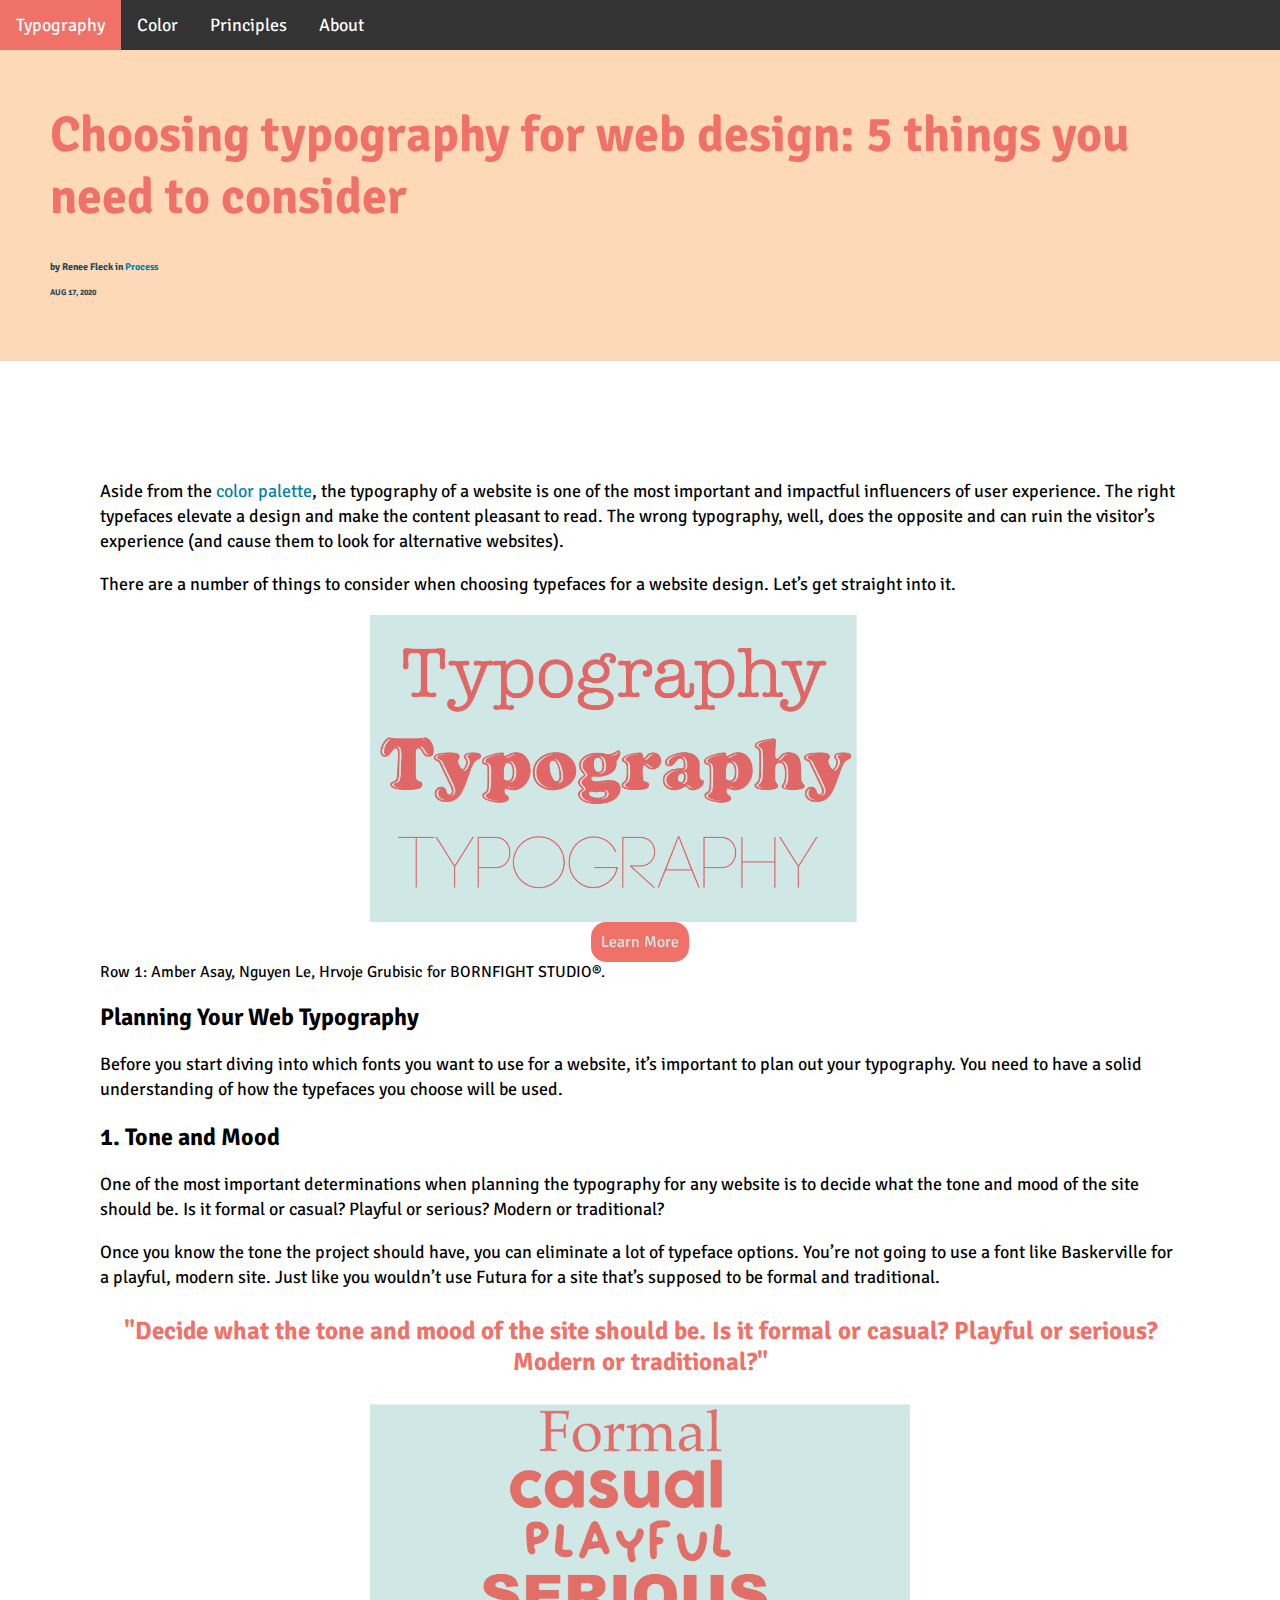
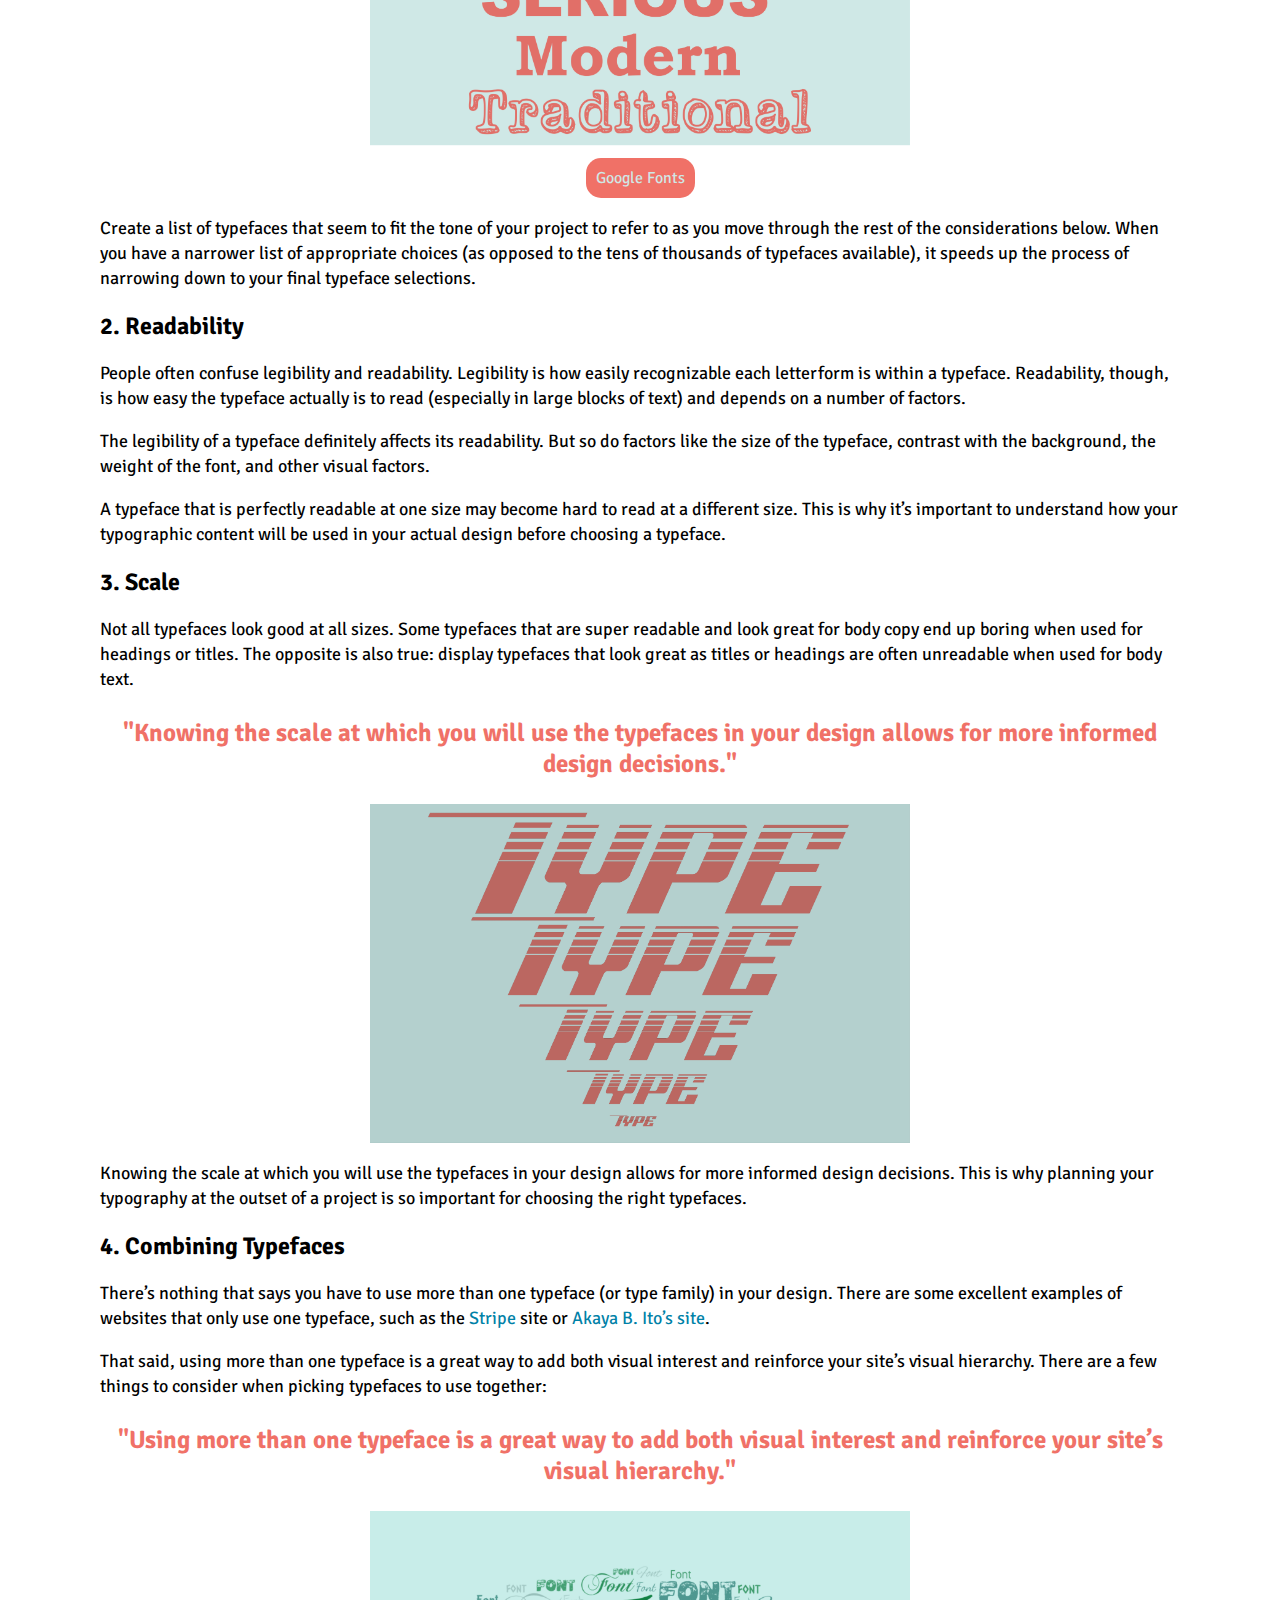
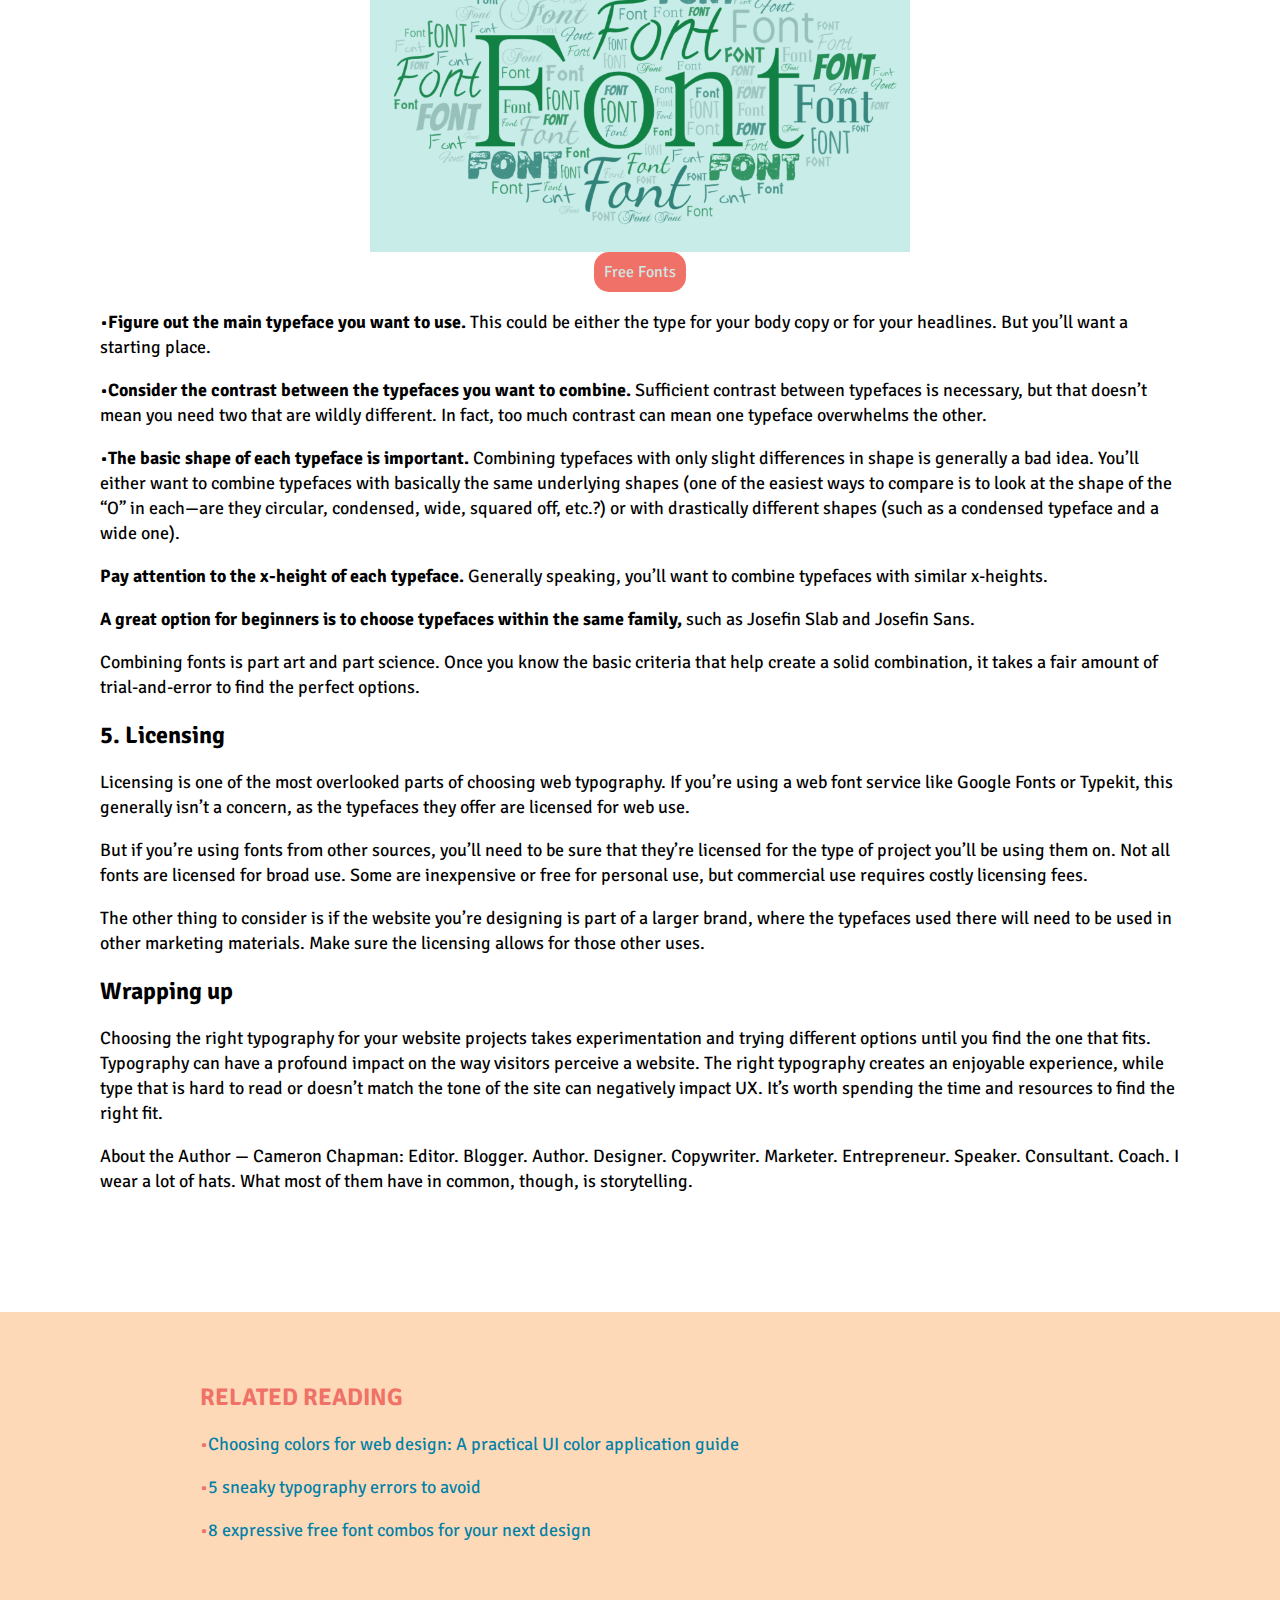
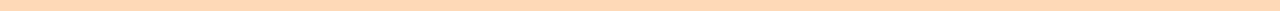
<file: index.html>
<!doctype html>
<html>
<head>

	<link rel="preconnect" href="https://fonts.googleapis.com">
<link rel="preconnect" href="https://fonts.gstatic.com" crossorigin>
<link href="https://fonts.googleapis.com/css2?family=Signika+Negative:wght@300&display=swap" rel="stylesheet">
<meta charset="UTF-8">
<title>Typography</title>
	


	<link rel="preconnect" href="https://fonts.googleapis.com">



	<link rel="preconnect" href="https://fonts.googleapis.com">
<link rel="preconnect" href="https://fonts.gstatic.com" crossorigin>
font-family: 'Signika Negative', sans-serif;
<link href="style.css" rel="stylesheet" type="text/css">

</head>

<body>
	<ul class="nav">
  <li><a class="active" href="#home">Typography</a></li>
  <li><a href="color.html">Color</a></li>
  <li><a href="principle.html">Principles</a></li>
  <li><a href="about.html">About</a></li>
</ul>
	<header>
		
<h1>Choosing typography for web design: 5 things you need to consider</h1>

	<h4>by Renee Fleck in <a href="https://dribbble.com/stories/categories/process" target="_blank">Process</a></h4>
<h5>AUG 17, 2020</h5>
		
    </header>
		<section>

	<p>Aside from the <a href="https://dribbble.com/stories/2018/12/19/choosing-colors-for-web-design-a-practical-ui-color-application-guide" target="_blank">color palette</a>, the typography of a website is one of the most important and impactful influencers of user experience. The right typefaces elevate a design and make the content pleasant to read. The wrong typography, well, does the opposite and can ruin the visitor’s experience (and cause them to look for alternative websites).</p>
			
<p>There are a number of things to consider when choosing typefaces for a website design. Let’s get straight into it.</p>
	<img src="images/typography.png" alt="" width="300" class="center"/>

<div class="button center">
<a href="https://www.linkedin.com/in/alissa-madalinski-7b73a3274/">Learn More</a></div>
	

			
<caption>Row 1: Amber Asay, Nguyen Le, Hrvoje Grubisic for BORNFIGHT STUDIO®.</caption>
		

<h2>Planning Your Web Typography</h2>
	<p>Before you start diving into which fonts you want to use for a website, it’s important to plan out your typography. You need to have a solid understanding of how the typefaces you choose will be used.</p>
    <h2>1. Tone and Mood</h2>
<p>One of the most important determinations when planning the typography for any website is to decide what the tone and mood of the site should be. Is it formal or casual? Playful or serious? Modern or traditional?</p>
<p>Once you know the tone the project should have, you can eliminate a lot of typeface options. You’re not going to use a font like Baskerville for a playful, modern site. Just like you wouldn’t use Futura for a site that’s supposed to be formal and traditional.</p>
<h3>"Decide what the tone and mood of the site should be. Is it formal or casual? Playful or serious? Modern or traditional?"</h3>
<img src="images/Untitled-2 (1).png" alt="" width="300" class="center"/>
<div class="button center">
<a href="https://fonts.google.com/">Google Fonts</a></div>
			
<p>Create a list of typefaces that seem to fit the tone of your project to refer to as you move through the rest of the considerations below. When you have a narrower list of appropriate choices (as opposed to the tens of thousands of typefaces available), it speeds up the process of narrowing down to your final typeface selections.</p>
	<h2>2. <strong>Readability</strong></h2>
<p>People often confuse legibility and readability. Legibility is how easily recognizable each letterform is within a typeface. Readability, though, is how easy the typeface actually is to read (especially in large blocks of text) and depends on a number of factors.</p>
<p>The legibility of a typeface definitely affects its readability. But so do factors like the size of the typeface, contrast with the background, the weight of the font, and other visual factors.</p>
	<p>A typeface that is perfectly readable at one size may become hard to read at a different size. This is why it’s important to understand how your typographic content will be used in your actual design before choosing a typeface.</p>
	<h2>3. Scale</h2>
<p>Not all typefaces look good at all sizes. Some typefaces that are super readable and look great for body copy end up boring when used for headings or titles. The opposite is also true: display typefaces that look great as titles or headings are often unreadable when used for body text.</p>
	<h3>"Knowing the scale at which you will use the typefaces in your design allows for more informed design decisions."</h3>
		<img src="images/Untitled-1.png" alt="" width="300" class="center"/>
<p>Knowing the scale at which you will use the typefaces in your design allows for more informed design decisions. This is why planning your typography at the outset of a project is so important for choosing the right typefaces.</p>
	<h2>4. Combining Typefaces</h2>
	<p style="clear left">There’s nothing that says you have to use more than one typeface (or type family) in your design. There are some excellent examples of websites that only use one typeface, such as the <a href="https://stripe.com/">Stripe</a> site or <a href="https://ayakaito.com/">Akaya B. Ito’s site</a>.</p>
	<p>That said, using more than one typeface is a great way to add both visual interest and reinforce your site’s visual hierarchy. There are a few things to consider when picking typefaces to use together:</p>
	<h3>"Using more than one typeface is a great way to add both visual interest and reinforce your site’s visual hierarchy."</h3>
			<img src="images/Screenshot 2023-10-18 at 2.56.36 PM.png" alt="" width="300" class="center"/>
			
<div class="button center">
<a href="https://www.dafont.com/">Free Fonts</a></div>
			
<p>•<strong>Figure out the main typeface you want to use.</strong> This could be either the type for your body copy or for your headlines. But you’ll want a starting place.</p>
	<p>•<strong>Consider the contrast between the typefaces you want to combine.</strong> Sufficient contrast between typefaces is necessary, but that doesn’t mean you need two that are wildly different. In fact, too much contrast can mean one typeface overwhelms the other.</p>
	<p>•<strong>The basic shape of each typeface is important.</strong> Combining typefaces with only slight differences in shape is generally a bad idea. You’ll either want to combine typefaces with basically the same underlying shapes (one of the easiest ways to compare is to look at the shape of the “O” in each—are they circular, condensed, wide, squared off, etc.?) or with drastically different shapes (such as a condensed typeface and a wide one).</p>
	<p><strong>Pay attention to the x-height of each typeface.</strong> Generally speaking, you’ll want to combine typefaces with similar x-heights.</p>
	<p><strong>A great option for beginners is to choose typefaces within the same family,</strong> such as Josefin Slab and Josefin Sans.</p>
	<p>Combining fonts is part art and part science. Once you know the basic criteria that help create a solid combination, it takes a fair amount of trial-and-error to find the perfect options.</p>
	<h2>5. Licensing</h2>
<p>Licensing is one of the most overlooked parts of choosing web typography. If you’re using a web font service like Google Fonts or Typekit, this generally isn’t a concern, as the typefaces they offer are licensed for web use.</p>
<p>But if you’re using fonts from other sources, you’ll need to be sure that they’re licensed for the type of project you’ll be using them on. Not all fonts are licensed for broad use. Some are inexpensive or free for personal use, but commercial use requires costly licensing fees.</p>
	<p>The other thing to consider is if the website you’re designing is part of a larger brand, where the typefaces used there will need to be used in other marketing materials. Make sure the licensing allows for those other uses.</p>
	<h2>Wrapping up</h2>
	<p>Choosing the right typography for your website projects takes experimentation and trying different options until you find the one that fits. Typography can have a profound impact on the way visitors perceive a website. The right typography creates an enjoyable experience, while type that is hard to read or doesn’t match the tone of the site can negatively impact UX. It’s worth spending the time and resources to find the right fit.</p>
	
	<p>About the Author — Cameron Chapman: Editor. Blogger. Author. Designer. Copywriter. Marketer. Entrepreneur. Speaker. Consultant. Coach. I wear a lot of hats. What most of them have in common, though, is storytelling.<em><strong></strong></em></p>
			
		</section>
		<footer>
<h2>RELATED READING</h2>
<p>•<a href="https://dribbble.com/stories/2018/12/19/choosing-colors-for-web-design-a-practical-ui-color-application-guide">Choosing colors for web design: A practical UI color application guide</a>&nbsp;</p>
<p>•<a href="https://dribbble.com/stories/2019/08/14/5-sneaky-typography-errors-to-avoid">5 sneaky typography errors to avoid</a>&nbsp;</p>
	<p>•<a href="https://dribbble.com/stories/2020/06/10/free-font-combinations">8 expressive free font combos for your next design</a></p>
		
		</footer>
</body>
</html>
</file>
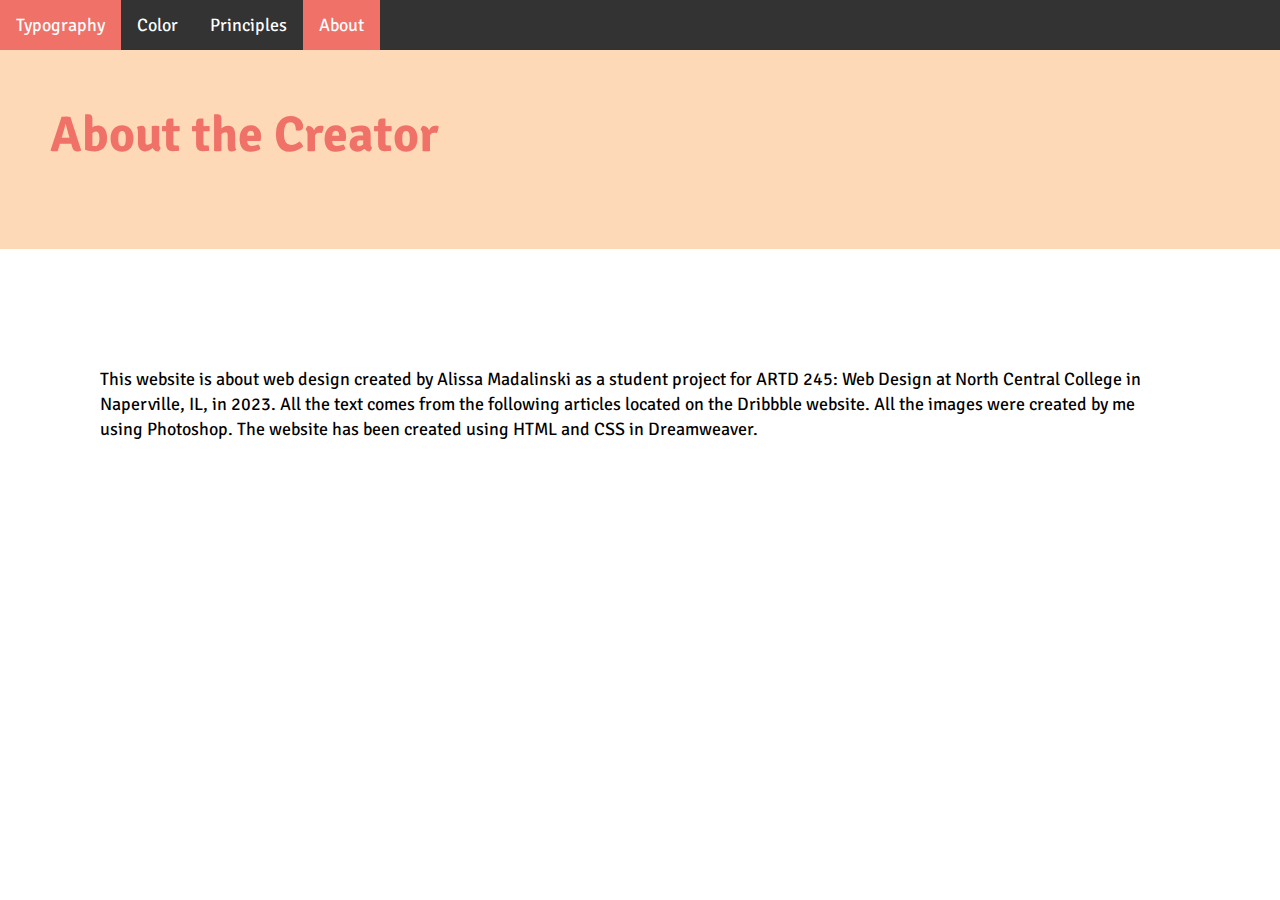
<file: about.html>
<!doctype html>
<html>
<head>

	<link rel="preconnect" href="https://fonts.googleapis.com">
<link rel="preconnect" href="https://fonts.gstatic.com" crossorigin>
<link href="https://fonts.googleapis.com/css2?family=Signika+Negative:wght@300&display=swap" rel="stylesheet">
<meta charset="UTF-8">
<title>Typography</title>
	


	<link rel="preconnect" href="https://fonts.googleapis.com">



	<link rel="preconnect" href="https://fonts.googleapis.com">
<link rel="preconnect" href="https://fonts.gstatic.com" crossorigin>
font-family: 'Signika Negative', sans-serif;
<link href="style.css" rel="stylesheet" type="text/css">
</head>

<body>
	<ul class="nav">
  <li><a href="#home">Typography</a></li>
  <li><a  href="color.html">Color</a></li>
  <li><a href="principle.html">Principles</a></li>
  <li><a class="active" href="about.html">About</a></li>
</ul>
	<header>
	

	<h1>About the Creator</h1>

	</header>
		<section>

	<p>This website is about web design created by Alissa Madalinski as a student project for ARTD 245: Web Design at North Central College in Naperville, IL, in 2023. All the text comes from the following articles located on the Dribbble website. All the images were created by me using Photoshop. The website has been created using HTML and CSS in Dreamweaver.</p>
			


</section>
</body>
</html>
</file>
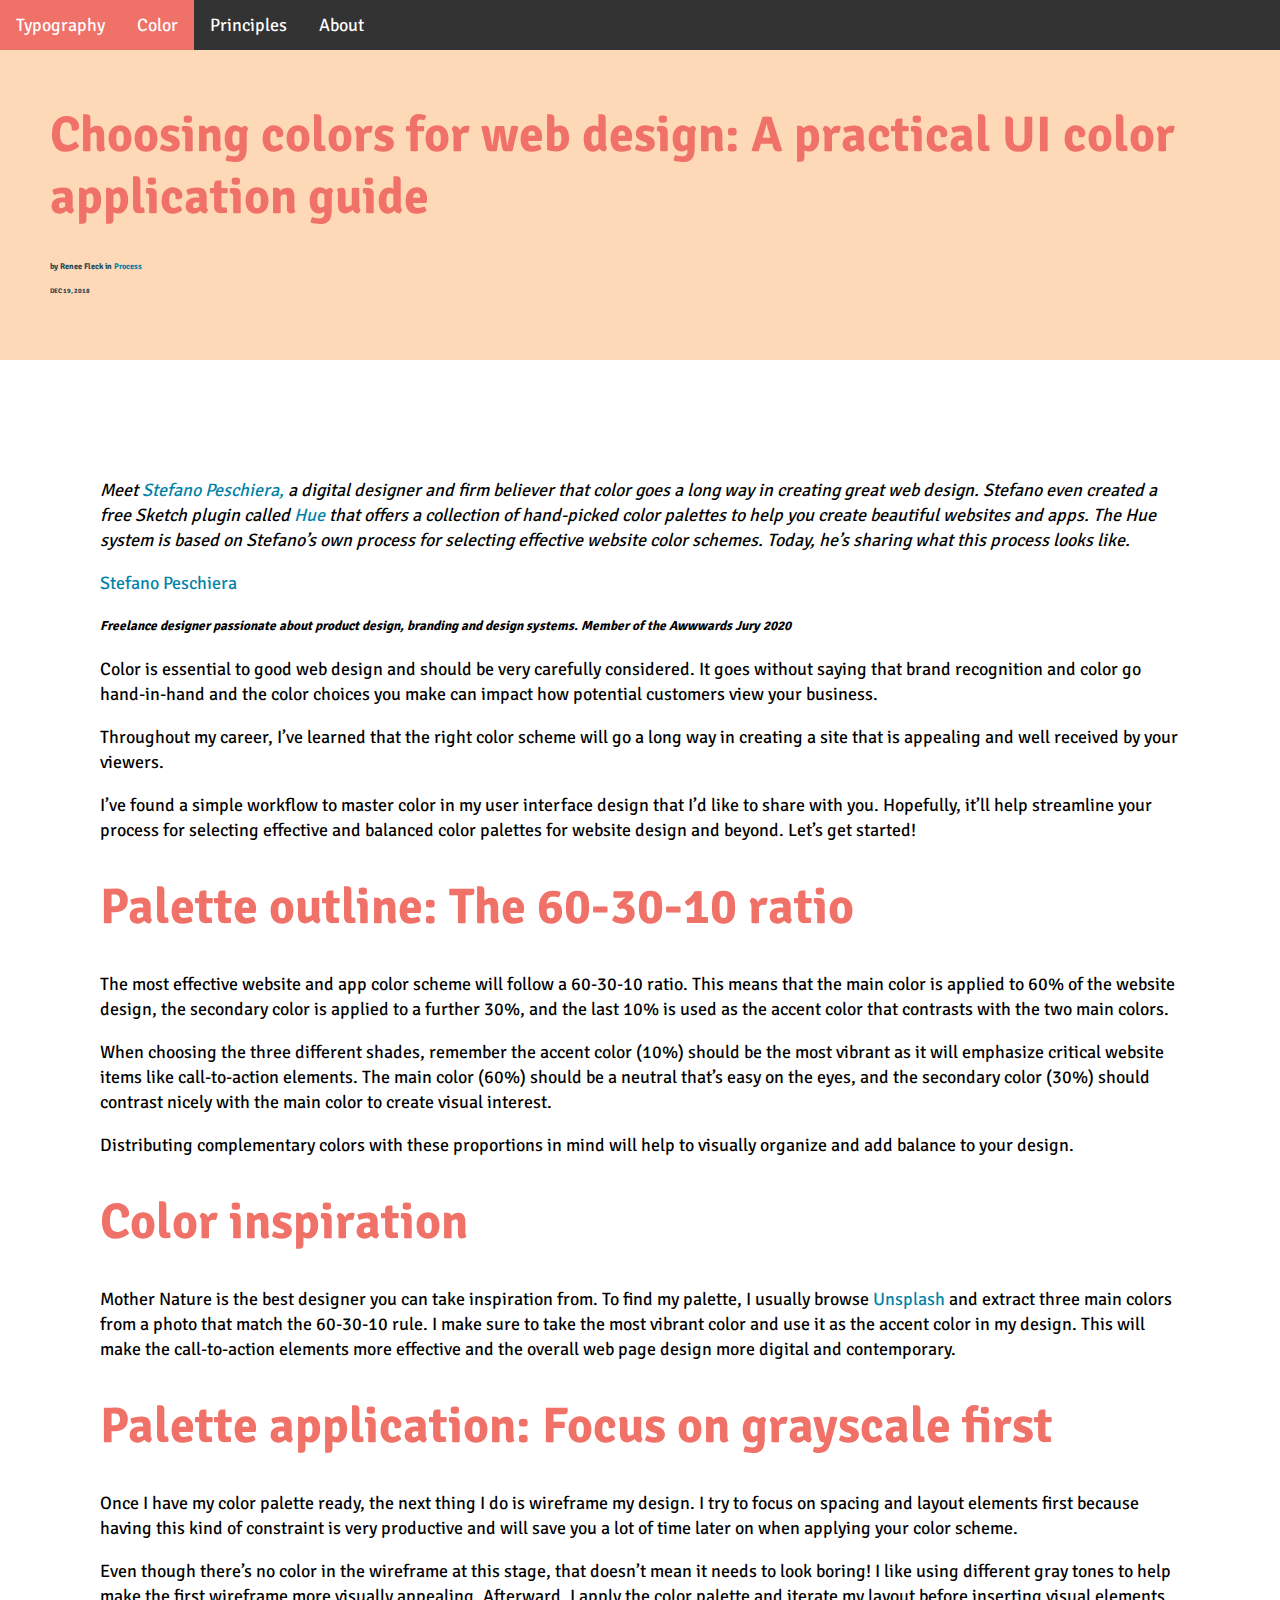
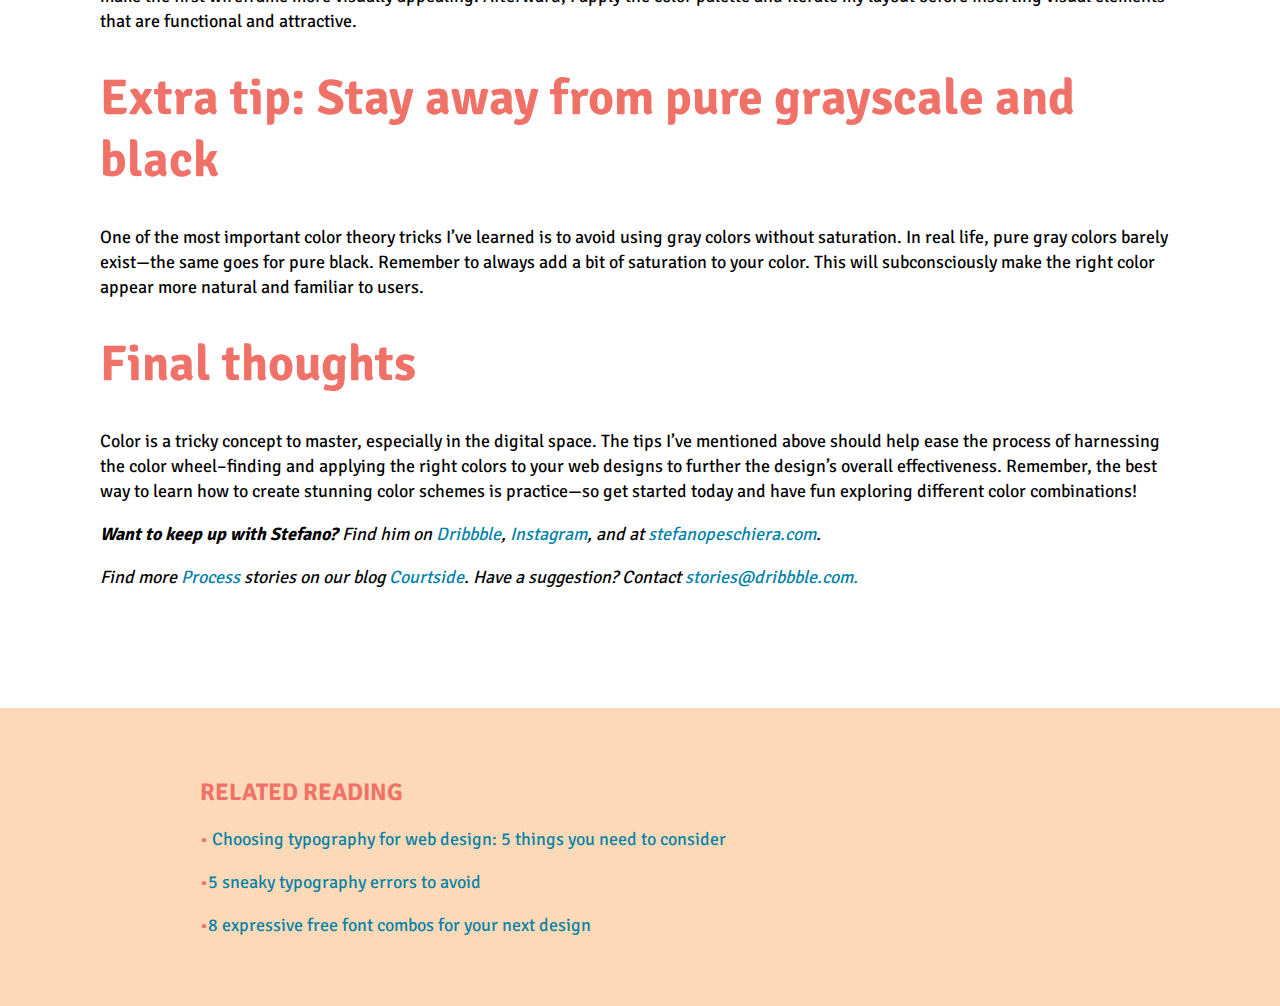
<file: color.html>
<!doctype html>
<html>
<head>

	<link rel="preconnect" href="https://fonts.googleapis.com">
<link rel="preconnect" href="https://fonts.gstatic.com" crossorigin>
<link href="https://fonts.googleapis.com/css2?family=Signika+Negative:wght@300&display=swap" rel="stylesheet">
<meta charset="UTF-8">
<title>Typography</title>
	


	<link rel="preconnect" href="https://fonts.googleapis.com">



	<link rel="preconnect" href="https://fonts.googleapis.com">
<link rel="preconnect" href="https://fonts.gstatic.com" crossorigin>
font-family: 'Signika Negative', sans-serif;
<link href="style.css" rel="stylesheet" type="text/css">
</head>

<body>
	<ul class="nav">
  <li><a href="#home">Typography</a></li>
  <li><a class="active" href="color.html">Color</a></li>
  <li><a href="principles.html">Principles</a></li>
  <li><a href="about.html">About</a></li>
</ul>
	<header>
	

	<h1>Choosing colors for web design: A practical UI color application guide&nbsp;</h1>

	<h5>by Renee Fleck in <a href="https://dribbble.com/stories/categories/process" target="_blank">Process</a></h5>
	
	<h6>DEC 19, 2018</h6>
	</header>
		<section>

	<p><em>Meet <a href="https://dribbble.com/stefanopeschiera">Stefano Peschiera,</a> a digital designer and firm believer that color goes a long way in creating great web design. Stefano even created a free Sketch plugin called <a href="https://www.stefanopeschiera.com/hue-color-palettes">Hue</a> that offers a collection of hand-picked color palettes to help you create beautiful websites and apps. The Hue system is based on Stefano’s own process for selecting effective website color schemes. Today, he’s sharing what this process looks like.</em></p>
			
<p><a href="https://dribbble.com/stefanopeschiera">Stefano Peschiera</a></p>
<h5><em>Freelance designer passionate about product design, branding and design systems. Member of the Awwwards Jury 2020</em></h5>
		
<p>Color is essential to good web design and should be very carefully considered. It goes without saying that brand recognition and color go hand-in-hand and the color choices you make can impact how potential customers view your business.</p>
<p>Throughout my career, I’ve learned that the right color scheme will go a long way in creating a site that is appealing and well received by your viewers.</p>
<p>I’ve found a simple workflow to master color in my user interface design that I’d like to share with you. Hopefully, it’ll help streamline your process for selecting effective and balanced color palettes for website design and beyond. Let’s get started!</p>
    <h1>Palette outline: The 60-30-10 ratio</h1>
<p>The most effective website and app color scheme will follow a 60-30-10 ratio. This means that the main color is applied to 60% of the website design, the secondary color is applied to a further 30%, and the last 10% is used as the accent color that contrasts with the two main colors.</p>
<p>When choosing the three different shades, remember the accent color (10%) should be the most vibrant as it will emphasize critical website items like call-to-action elements. The main color (60%) should be a neutral that’s easy on the eyes, and the secondary color (30%) should contrast nicely with the main color to create visual interest.</p>
<p>Distributing complementary colors with these proportions in mind will help to visually organize and add balance to your design.</p>
<h1>Color inspiration</h1>
<p>Mother Nature is the best designer you can take inspiration from. To find my palette, I usually browse <a href="https://unsplash.com/">Unsplash</a> and extract three main colors from a photo that match the 60-30-10 rule. I make sure to take the most vibrant color and use it as the accent color in my design. This will make the call-to-action elements more effective and the overall web page design more digital and contemporary.</p>
<h1>Palette application: Focus on grayscale first</h1>
<p>Once I have my color palette ready, the next thing I do is wireframe my design. I try to focus on spacing and layout elements first because having this kind of constraint is very productive and will save you a lot of time later on when applying your color scheme.</p>
<p>Even though there’s no color in the wireframe at this stage, that doesn’t mean it needs to look boring! I like using different gray tones to help make the first wireframe more visually appealing. Afterward, I apply the color palette and iterate my layout before inserting visual elements that are functional and attractive.</p>
	
	<h1>Extra tip: Stay away from pure grayscale and black</h1>
<p>One of the most important color theory tricks I’ve learned is to avoid using gray colors without saturation. In real life, pure gray colors barely exist—the same goes for pure black. Remember to always add a bit of saturation to your color. This will subconsciously make the right color appear more natural and familiar to users.</p>
	<h1>Final thoughts</h1>
	<p>Color is a tricky concept to master, especially in the digital space. The tips I’ve mentioned above should help ease the process of harnessing the color wheel–finding and applying the right colors to your web designs to further the design’s overall effectiveness. Remember, the best way to learn how to create stunning color schemes is practice—so get started today and have fun exploring different color combinations!</p>
	
	<p><em><strong>Want to keep up with Stefano?</strong> Find him on <a href="https://dribbble.com/stefanopeschiera">Dribbble</a>, <a href="https://www.instagram.com/stefanopeschiera.design/">Instagram</a>, and at <a href="https://www.stefanopeschiera.com/">stefanopeschiera.com</a>.</em></p>
	<p><em>Find more <a href="https://dribbble.com/stories/categories/process">Process</a> stories on our blog <a href="https://dribbble.com/stories">Courtside</a>. Have a suggestion? Contact <a href="stories@dribbble.com">stories@dribbble.com.</a></em></p>
			
		</section>
		<footer>
<h2>RELATED READING</h2>
<p>•<a href="https://dribbble.com/stories/2020/08/17/choosing-typography-for-web-design"> Choosing typography for web design: 5 things you need to consider</a>&nbsp;</p>
<p>•<a href="https://dribbble.com/stories/2019/08/14/5-sneaky-typography-errors-to-avoid">5 sneaky typography errors to avoid</a>&nbsp;</p>
	<p>•<a href="https://dribbble.com/stories/2020/06/10/free-font-combinations">8 expressive free font combos for your next design</a></p>
		
		</footer>
</body>
</html>
</file>
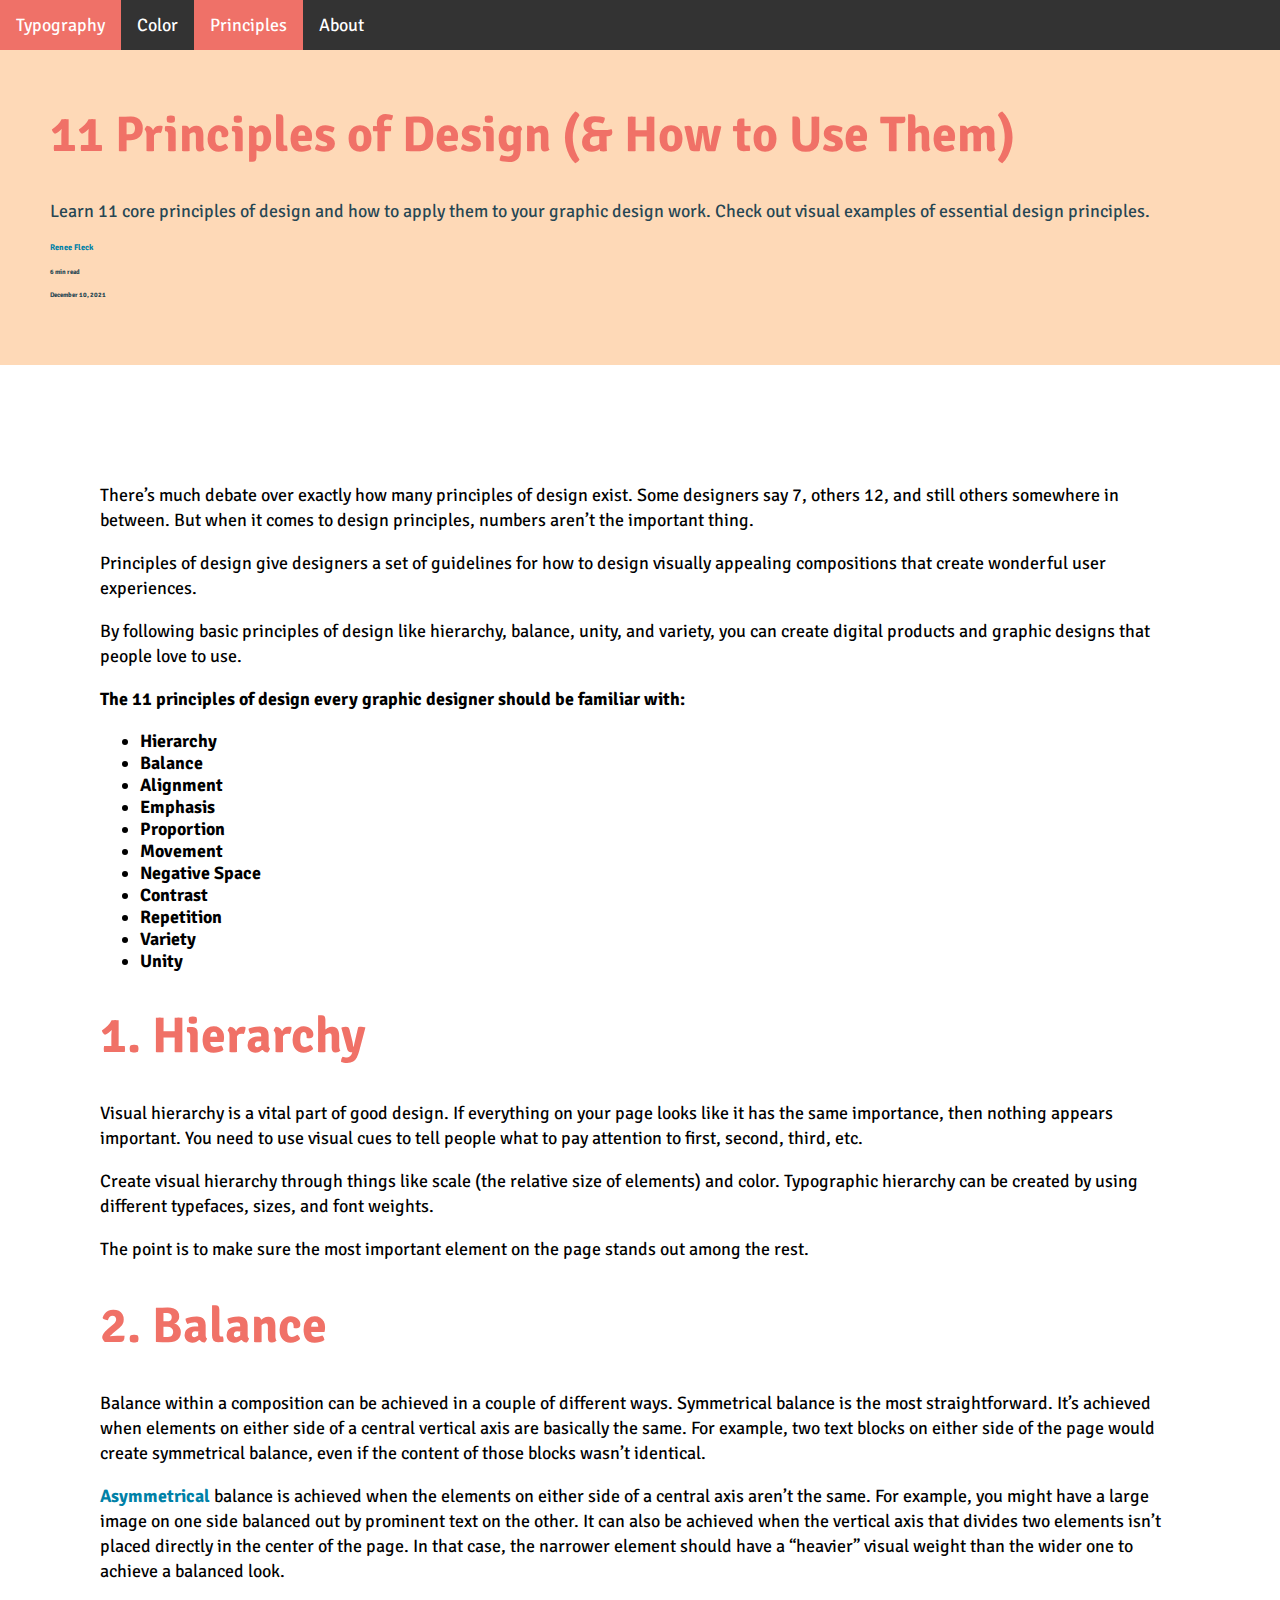
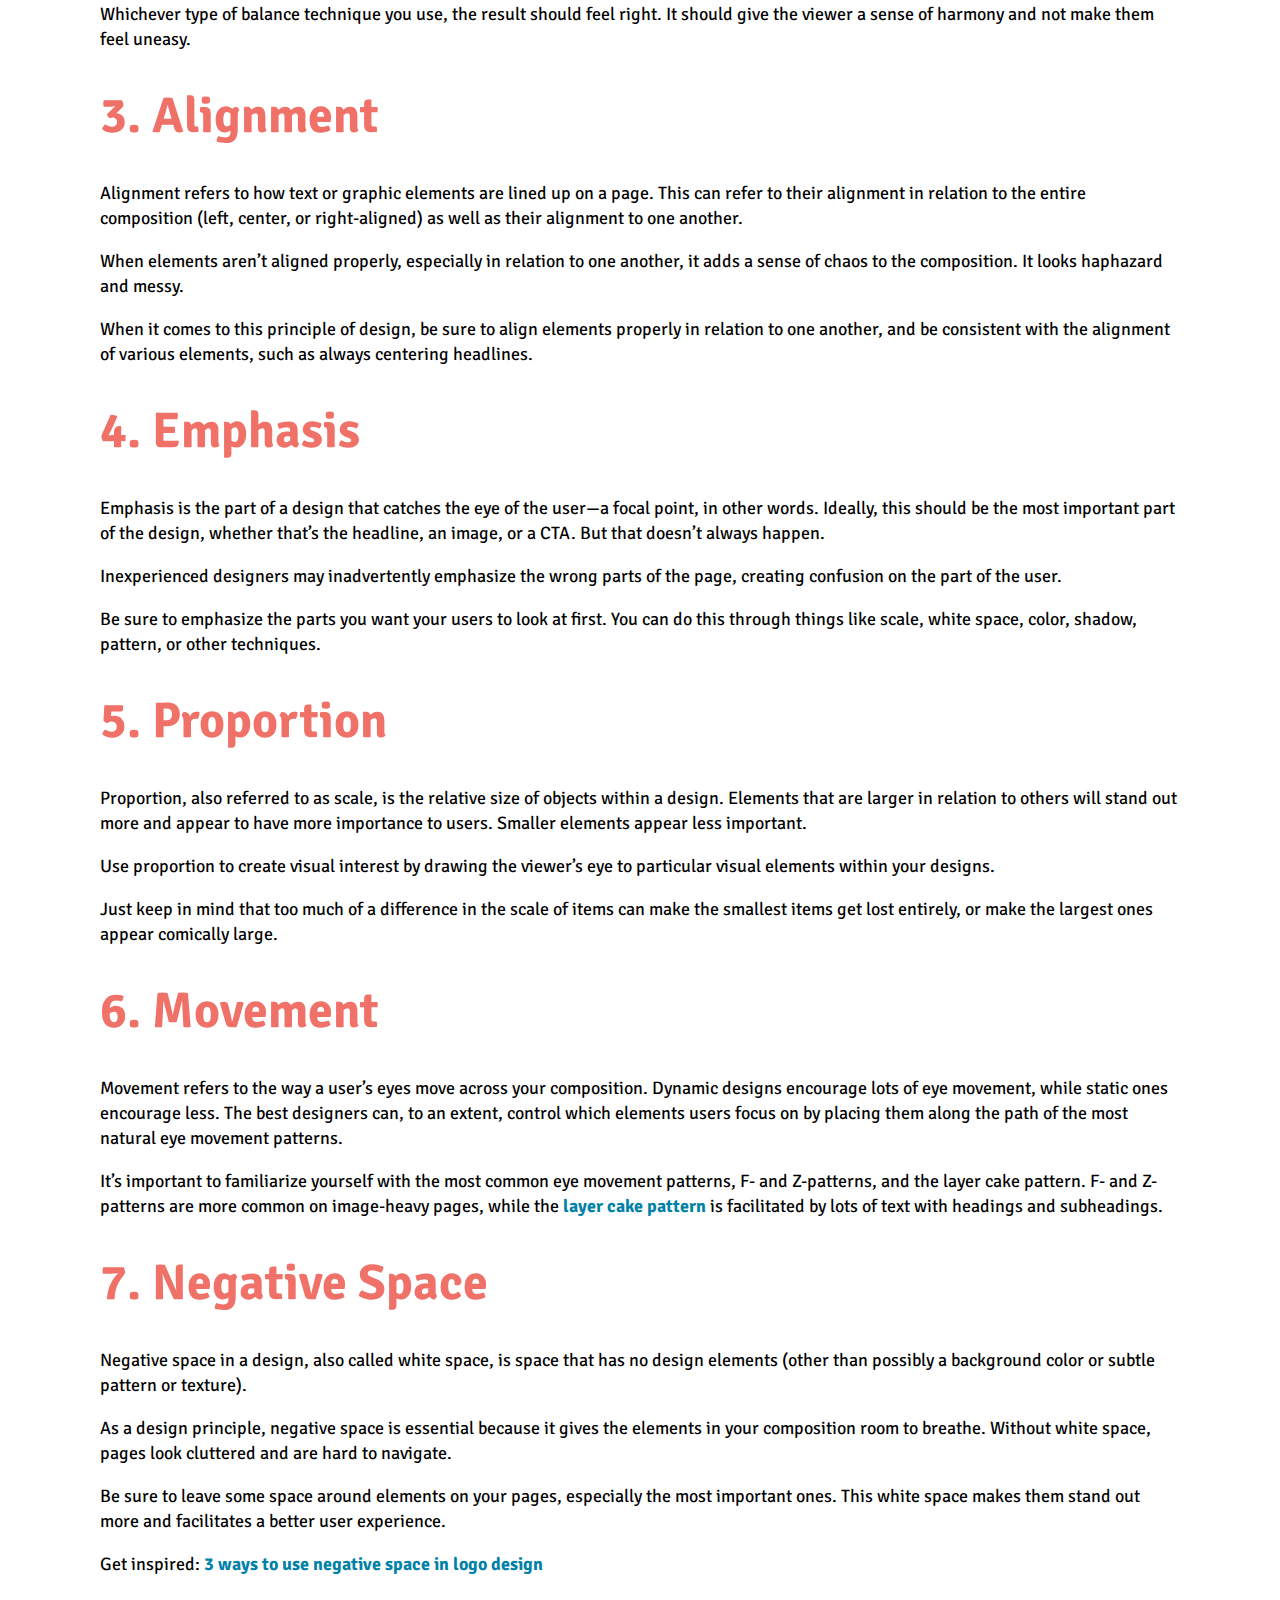
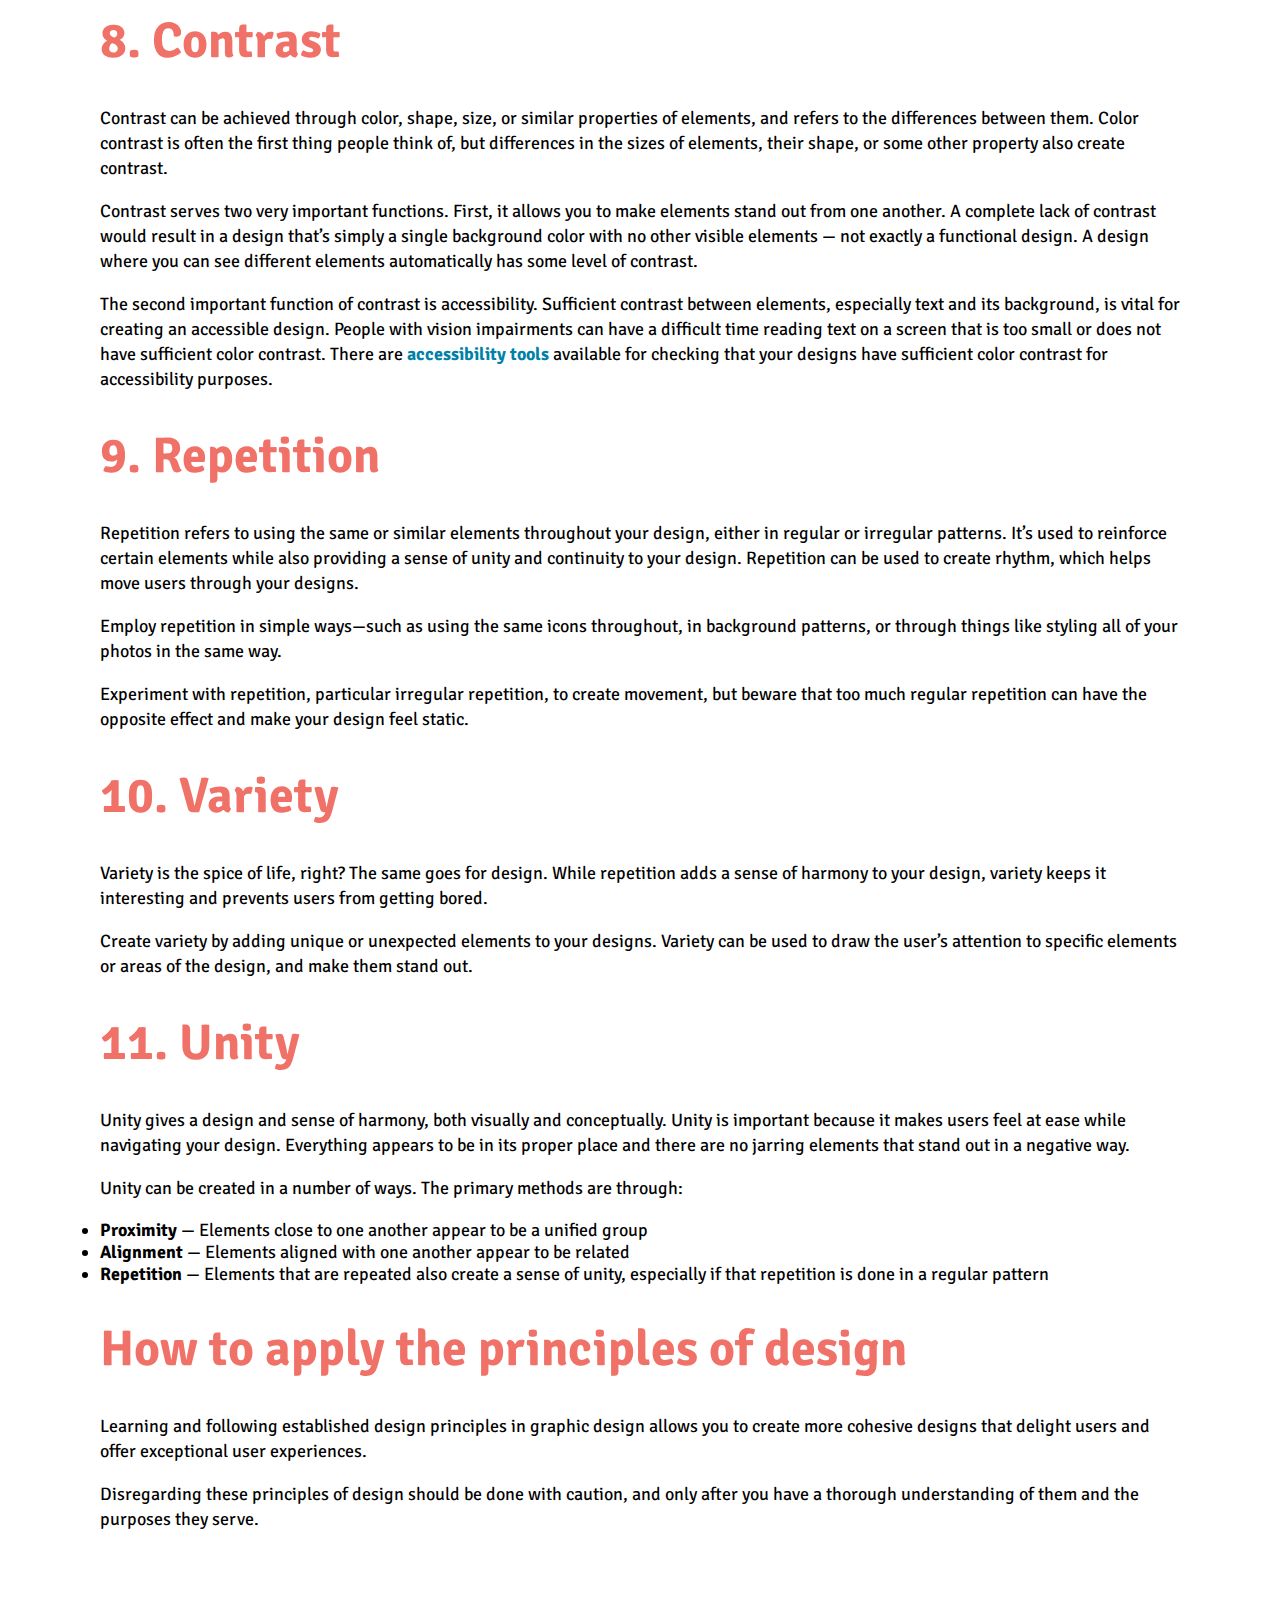
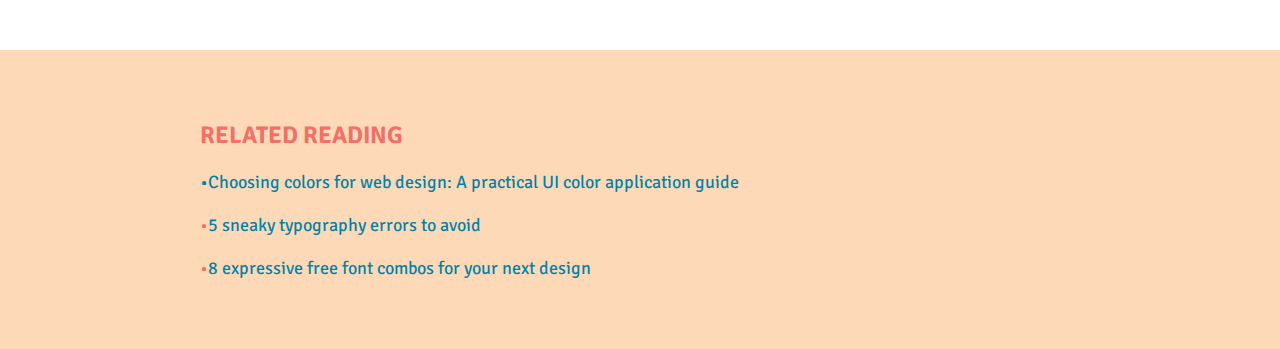
<file: principle.html>
<!doctype html>
<html>
<head>

	<link rel="preconnect" href="https://fonts.googleapis.com">
<link rel="preconnect" href="https://fonts.gstatic.com" crossorigin>
<link href="https://fonts.googleapis.com/css2?family=Signika+Negative:wght@300&display=swap" rel="stylesheet">
<meta charset="UTF-8">
<title>Typography</title>
	


	<link rel="preconnect" href="https://fonts.googleapis.com">



	<link rel="preconnect" href="https://fonts.googleapis.com">
<link rel="preconnect" href="https://fonts.gstatic.com" crossorigin>
font-family: 'Signika Negative', sans-serif;
<link href="style.css" rel="stylesheet" type="text/css">
</head>

<body>
	<ul class="nav">
  <li><a href="#home">Typography</a></li>
  <li><a  href="color.html">Color</a></li>
  <li><a class="active" href="principle.html">Principles</a></li>
  <li><a href="about.html">About</a></li>
</ul>
	<header>
	

	<h1>11 Principles of Design (&amp; How to Use Them)&nbsp;</h1>
		<p>Learn 11 core principles of design and how to apply them to your graphic design work. Check out visual examples of essential design principles.</p>

		<h5><a href="https://dribbble.com/reneefleck">Renee Fleck</a></h5>
		<h6>6 min read</h6>
	
	<h6>December 10, 2021</h6>
	</header>
		<section>

<p>There’s much debate over exactly how many principles of design exist. Some designers say 7, others 12, and still others somewhere in between. But when it comes to design principles, numbers aren’t the important thing.</p>
<p>Principles of design give designers a set of guidelines for how to design visually appealing compositions that create wonderful user experiences.</p>
			
<p>By following basic principles of design like hierarchy, balance, unity, and variety, you can create digital products and graphic designs that people love to use.</p>
	
<p><strong>The 11 principles of design every graphic designer should be familiar with:</strong></p>

<ul>
  <li><strong>Hierarchy</strong></li>
  <li><strong>Balance</strong></li>
  <li><strong>Alignment</strong></li>
<li><strong>Emphasis</strong></li>
	<li><strong>Proportion</strong></li>
	<li><strong>Movement</strong></li>
	<li><strong>Negative Space</strong></li>
	<li><strong>Contrast</strong></li>
	<li><strong>Repetition</strong></li>
	<li><strong>Variety</strong></li>
	<li><strong>Unity</strong></li>
</ul>
  <h1>1. Hierarchy</h1>
<p>Visual hierarchy is a vital part of good design. If everything on your page looks like it has the same importance, then nothing appears important. You need to use visual cues to tell people what to pay attention to first, second, third, etc.</p>
<p>Create visual hierarchy through things like scale (the relative size of elements) and color. Typographic hierarchy can be created by using different typefaces, sizes, and font weights.</p>
<p>The point is to make sure the most important element on the page stands out among the rest.</p>
<h1>2. Balance</h1>
	<p>Balance within a composition can be achieved in a couple of different ways. Symmetrical balance is the most straightforward. It’s achieved when elements on either side of a central vertical axis are basically the same. For example, two text blocks on either side of the page would create symmetrical balance, even if the content of those blocks wasn’t identical.</p>
	<p><a href="https://dribbble.com/stories/2020/02/05/asymmetrical-layouts-ui-design"><strong>Asymmetrical</strong></a> balance is achieved when the elements on either side of a central axis aren’t the same. For example, you might have a large image on one side balanced out by prominent text on the other. It can also be achieved when the vertical axis that divides two elements isn’t placed directly in the center of the page. In that case, the narrower element should have a “heavier” visual weight than the wider one to achieve a balanced look.</p>
	<p>Whichever type of balance technique you use, the result should feel right. It should give the viewer a sense of harmony and not make them feel uneasy.</p>
<h1>3. Alignment</h1>
<p>Alignment refers to how text or graphic elements are lined up on a page. This can refer to their alignment in relation to the entire composition (left, center, or right-aligned) as well as their alignment to one another.</p>
<p>When elements aren’t aligned properly, especially in relation to one another, it adds a sense of chaos to the composition. It looks haphazard and messy.</p>
	<p>When it comes to this principle of design, be sure to align elements properly in relation to one another, and be consistent with the alignment of various elements, such as always centering headlines.</p>
<h1>4. Emphasis</h1>
<p>Emphasis is the part of a design that catches the eye of the user—a focal point, in other words. Ideally, this should be the most important part of the design, whether that’s the headline, an image, or a CTA. But that doesn’t always happen.</p>
<p>Inexperienced designers may inadvertently emphasize the wrong parts of the page, creating confusion on the part of the user.</p>
<p>Be sure to emphasize the parts you want your users to look at first. You can do this through things like scale, white space, color, shadow, pattern, or other techniques.</p>
	<h1>5. Proportion</h1>
	<p>Proportion, also referred to as scale, is the relative size of objects within a design. Elements that are larger in relation to others will stand out more and appear to have more importance to users. Smaller elements appear less important.</p>
	<p>Use proportion to create visual interest by drawing the viewer’s eye to particular visual elements within your designs.</p>
	<p>Just keep in mind that too much of a difference in the scale of items can make the smallest items get lost entirely, or make the largest ones appear comically large.</p>
	<h1>6. Movement</h1>
	<p>Movement refers to the way a user’s eyes move across your composition. Dynamic designs encourage lots of eye movement, while static ones encourage less. The best designers can, to an extent, control which elements users focus on by placing them along the path of the most natural eye movement patterns.</p>
	<p>It’s important to familiarize yourself with the most common eye movement patterns, F- and Z-patterns, and the layer cake pattern. F- and Z-patterns are more common on image-heavy pages, while the <a href="https://www.nngroup.com/articles/layer-cake-pattern-scanning/"><strong>layer cake pattern</strong></a> is facilitated by lots of text with headings and subheadings.</p>
	<h1>7. Negative Space</h1>
<p>Negative space in a design, also called white space, is space that has no design elements (other than possibly a background color or subtle pattern or texture).</p>
	<p>As a design principle, negative space is essential because it gives the elements in your composition room to breathe. Without white space, pages look cluttered and are hard to navigate.</p>
	<p>Be sure to leave some space around elements on your pages, especially the most important ones. This white space makes them stand out more and facilitates a better user experience.</p>
	<p>Get inspired: <a href="https://dribbble.com/stories/2019/10/04/negative-space-logo-design"><strong>3 ways to use negative space in logo design</strong></a></p>
	<h1>8. Contrast</h1>
	<p>Contrast can be achieved through color, shape, size, or similar properties of elements, and refers to the differences between them. Color contrast is often the first thing people think of, but differences in the sizes of elements, their shape, or some other property also create contrast.</p>
	<p>Contrast serves two very important functions. First, it allows you to make elements stand out from one another. A complete lack of contrast would result in a design that’s simply a single background color with no other visible elements — not exactly a functional design. A design where you can see different elements automatically has some level of contrast.</p>
	<p>The second important function of contrast is accessibility. Sufficient contrast between elements, especially text and its background, is vital for creating an accessible design. People with vision impairments can have a difficult time reading text on a screen that is too small or does not have sufficient color contrast. There are <a href="https://dribbble.com/stories/2019/08/30/5-accessibility-tools-to-check-your-design-s-contrast-ratio"><strong>accessibility tools</strong></a> available for checking that your designs have sufficient color contrast for accessibility purposes.</p>
	<h1>9. Repetition</h1>
<p>Repetition refers to using the same or similar elements throughout your design, either in regular or irregular patterns. It’s used to reinforce certain elements while also providing a sense of unity and continuity to your design. Repetition can be used to create rhythm, which helps move users through your designs.</p>
<p>Employ repetition in simple ways—such as using the same icons throughout, in background patterns, or through things like styling all of your photos in the same way.</p>
	<p>Experiment with repetition, particular irregular repetition, to create movement, but beware that too much regular repetition can have the opposite effect and make your design feel static.</p>
	<h1>10. Variety</h1>
	<p>Variety is the spice of life, right? The same goes for design. While repetition adds a sense of harmony to your design, variety keeps it interesting and prevents users from getting bored.</p>
	<p>Create variety by adding unique or unexpected elements to your designs. Variety can be used to draw the user’s attention to specific elements or areas of the design, and make them stand out.</p>
	<h1>11. Unity</h1>
	<p>Unity gives a design and sense of harmony, both visually and conceptually. Unity is important because it makes users feel at ease while navigating your design. Everything appears to be in its proper place and there are no jarring elements that stand out in a negative way.</p>
	<p>Unity can be created in a number of ways. The primary methods are through:</p>
	<li><strong>Proximity</strong> — Elements close to one another appear to be a unified group</li>
	<li><strong>Alignment</strong> — Elements aligned with one another appear to be related</li>
	<li><strong>Repetition</strong> — Elements that are repeated also create a sense of unity, especially if that repetition is done in a regular pattern</li>
	<h1>How to apply the principles of design</h1>
	<p>Learning and following established design principles in graphic design allows you to create more cohesive designs that delight users and offer exceptional user experiences.</p>
	<p>Disregarding these principles of design should be done with caution, and only after you have a thorough understanding of them and the purposes they serve.</p>
	
		</section>
		<footer>
<h2>RELATED READING</h2>
<p> <a href="https://dribbble.com/stories/2018/12/19/choosing-colors-for-web-design-a-practical-ui-color-application-guide">•Choosing colors for web design: A practical UI color application guide</a>&nbsp;</p>
<p>•<a href="https://dribbble.com/stories/2019/08/14/5-sneaky-typography-errors-to-avoid">5 sneaky typography errors to avoid</a>&nbsp;</p>
	<p>•<a href="https://dribbble.com/stories/2020/06/10/free-font-combinations">8 expressive free font combos for your next design</a></p>
		
		</footer>
</body>
</html>
</file>
<file: style.css>
@charset "UTF-8";

	.center {
  display: block;
  margin-left: auto;
  margin-right: auto;
  width: 50%;
}
	body{
		margin: 0;
	font-family: 'Signika Negative', sans-serif;
		}


	h1 {
		color:#f07167;
	font-size: 50px;

}
h3 {
		color:#f07167;
	text-align:center;
	font-size: 25px;
}

p {
    font-size: 18px;
    line-height: 25px;
    padding-top: 0px;
    padding-right: 0px;
    padding-bottom: 0px;
    padding-left: 0px;
    max-width: none;
}
	
	body h1 {
}
	header{
    background-color: #fed9b7;
    padding: 50px;
    color: #264653;
		font-size: 10px;
		
	}
	section {
	 background-color: white;
    padding: 100px;
   font-family: 'Signika Negative', sans-serif;
	}
li {font-size: 18px}
	
	footer{
		
		background-color: #fed9b7;
		color:#f07167;
		padding-top: 50px;
		padding-right: 200px;
		padding-left: 200px;
		padding-bottom: 50px;
		
	
	}
	
	a{
		
		color:#0081a7;
		text-decoration: none;
	}
	a:hover{
		color:#00afb9;
	}
	.center { 
display: flex;
	justify-content: center;
	align-items: center;
	}
	.left {
		float: left;
		padding-right: 20px;
	}
	.right {
		float: right;
		padding-left: 20px; }
	
	.nav {
  list-style-type: none;
  margin: 0;
  padding: 0;
		
  overflow: hidden;
  background-color: #333;
  position: fixed;
  top: 0;
  width: 100%;
}

.nav li {
  float: left;
}

.nav li a {
  display: block;
  color: white;
  text-align: center;
  padding: 14px 16px;
  text-decoration: none;
}

.nav li a:hover:not(.active) {
  background-color:#EF7168;
}

.active {
  background-color: #EF7168;
}
.button a {
    color: #CFE8E6;
    background-color: #f07167;
    padding: 10px;
    text-decoration: none;
    border-radius: 15px;
	
	}
	.button a:hover {
		background-color: #CFE8E6;
		color:#f07167;
		}
</file>
